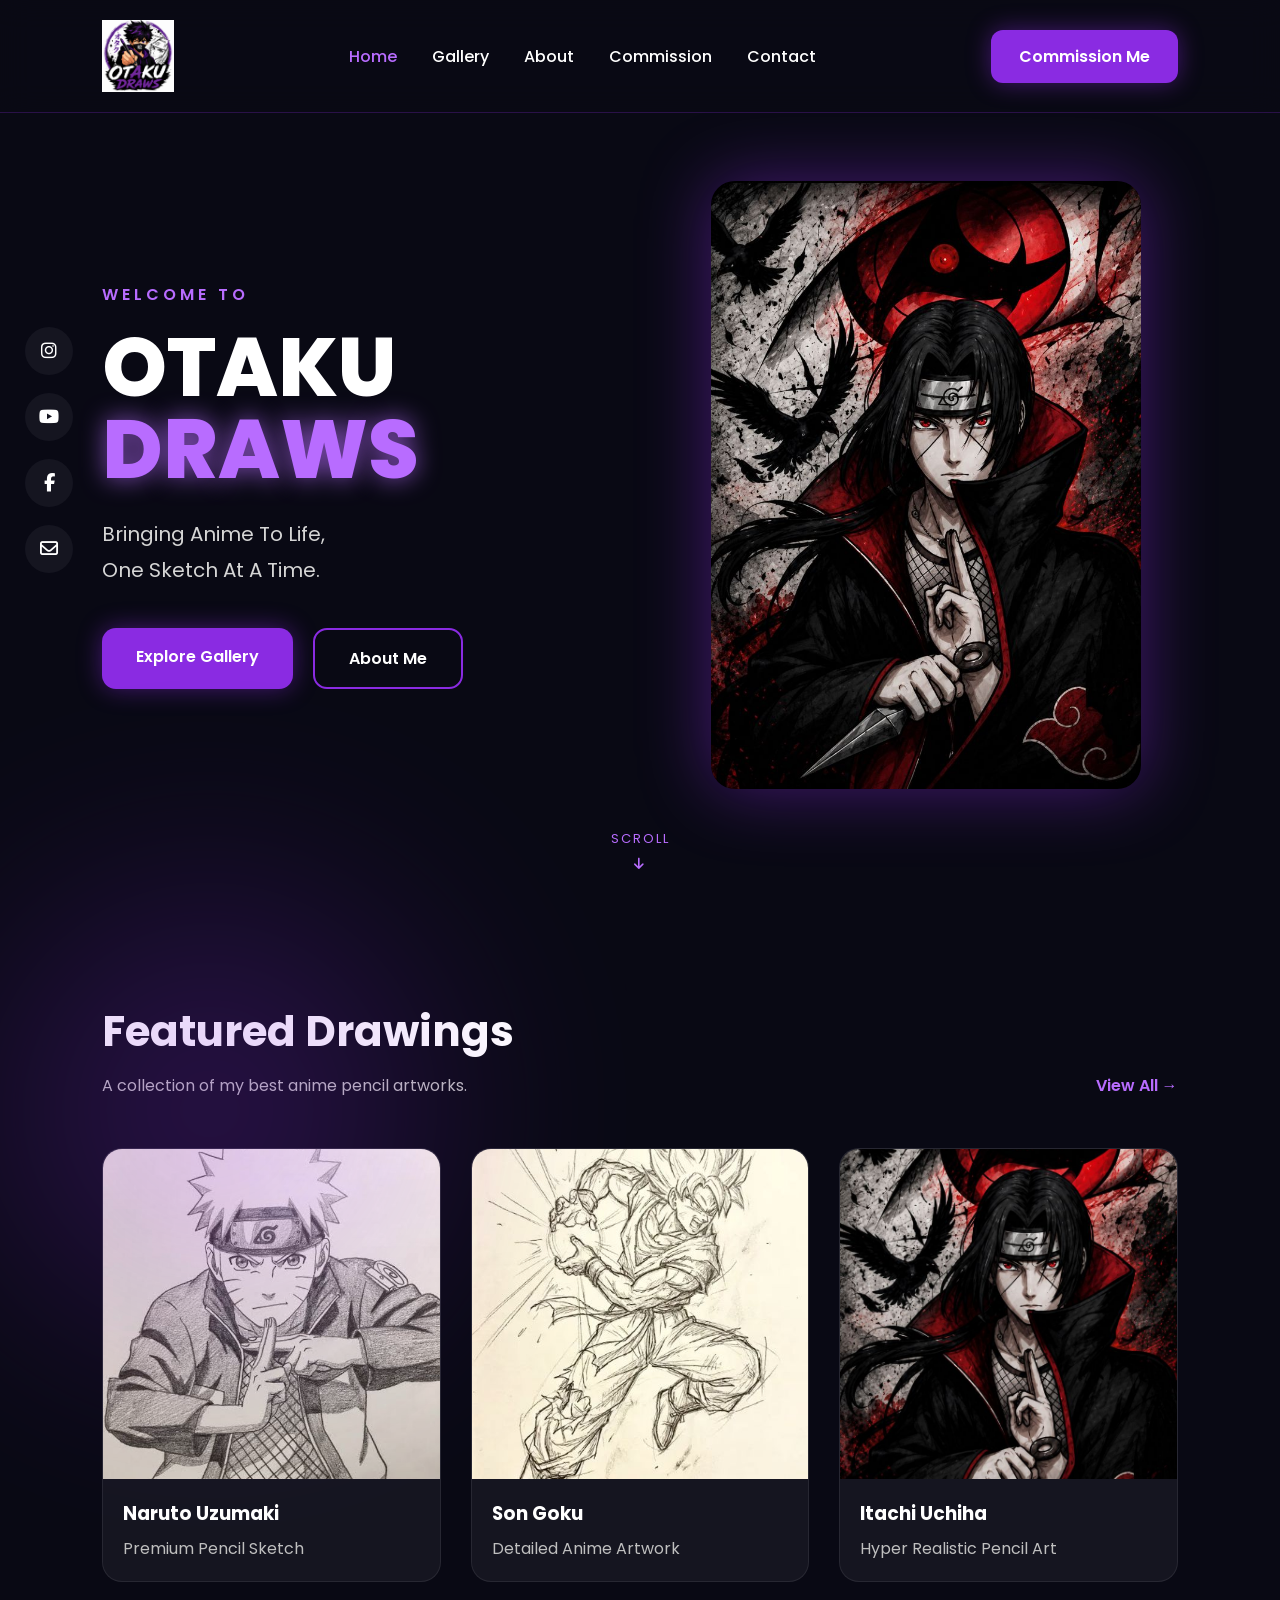
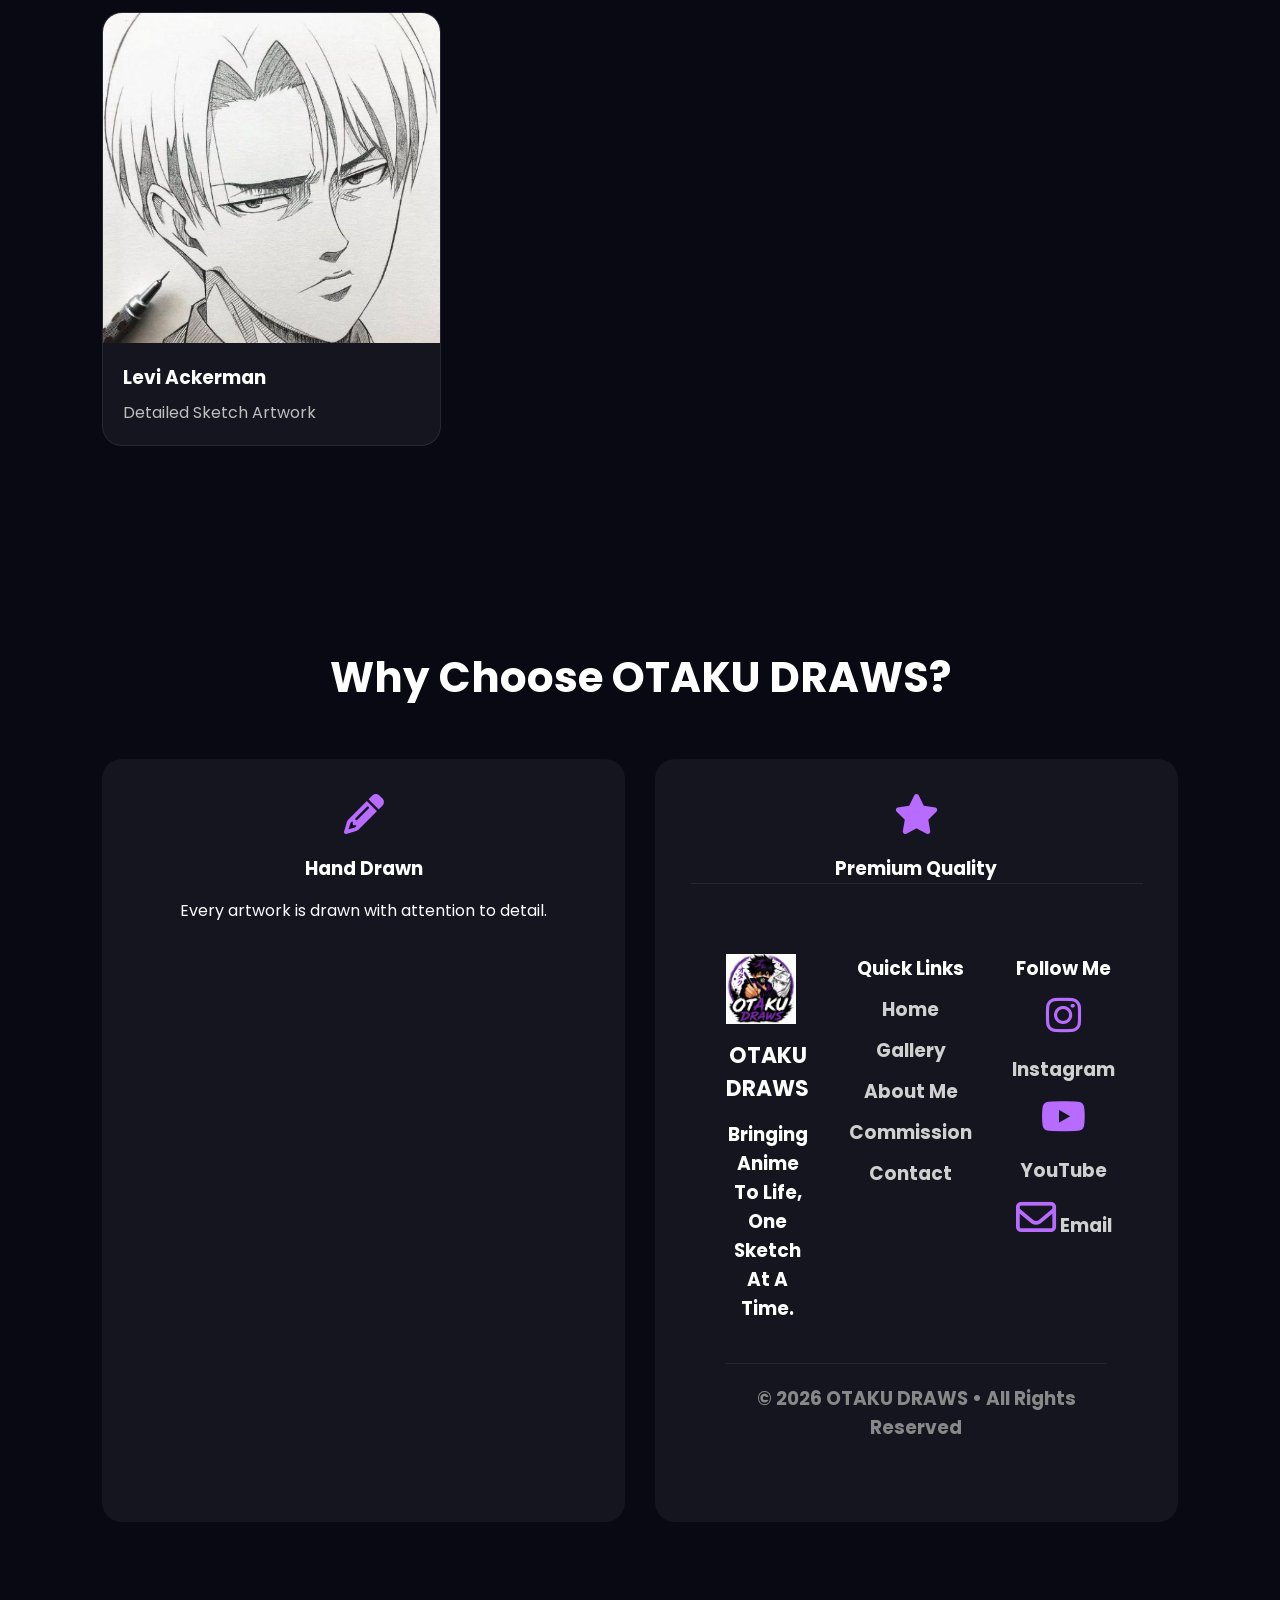
<file: index.html>
<!DOCTYPE html>
<html lang="en">

<head>

<meta charset="UTF-8">
<meta name="viewport" content="width=device-width, initial-scale=1.0">

<title>OTAKU DRAWS | Premium Anime Pencil Artist</title>

<link rel="stylesheet" href="style.css">

<link rel="preconnect" href="https://fonts.googleapis.com">

<link rel="preconnect" href="https://fonts.gstatic.com" crossorigin>

<link href="https://fonts.googleapis.com/css2?family=Poppins:wght@300;400;500;600;700;800&display=swap" rel="stylesheet">

<link rel="stylesheet"
href="https://cdnjs.cloudflare.com/ajax/libs/font-awesome/6.7.2/css/all.min.css">

</head>

<body>

<!-- =========================
HEADER
========================= -->

<header>

<nav class="navbar">

<a href="index.html" class="logo">

<img src="file_00000000de0871fa9b1689b9742ab590.png"
alt="OTAKU DRAWS Logo">

</a>

<ul class="nav-links">

<li><a class="active" href="index.html">Home</a></li>

<li><a href="gallery.html">Gallery</a></li>

<li><a href="about.html">About</a></li>

<li><a href="commissions.html">Commission</a></li>

<li><a href="contact.html">Contact</a></li>

</ul>

<a href="commissions.html" class="order-btn">

Commission Me

</a>

<div class="menu-btn">

<i class="fa-solid fa-bars"></i>

</div>

</nav>

</header>

<!-- =========================
HERO
========================= -->

<section class="hero">

<div class="hero-left">

<span class="welcome">

WELCOME TO

</span>

<h1>

OTAKU

<span>DRAWS</span>

</h1>

<p>

Bringing Anime To Life,<br>

One Sketch At A Time.

</p>

<div class="hero-buttons">

<a href="gallery.html" class="primary-btn">

Explore Gallery

</a>

<a href="about.html" class="secondary-btn">

About Me

</a>

</div>

</div>

<div class="hero-right">

<img src="Screenshot_20260708-202056.jpg"

class="hero-image"

alt="Itachi">

</div>

</section>
<!-- Left Social Icons -->

<div class="social-icons">

<a href="#"><i class="fab fa-instagram"></i></a>

<a href="#"><i class="fab fa-youtube"></i></a>

<a href="#"><i class="fab fa-facebook-f"></i></a>

<a href="#"><i class="far fa-envelope"></i></a>

</div>

<!-- Hero Background Effects -->

<div class="hero-glow"></div>

<div class="hero-circle"></div>

<div class="hero-particles">

<span></span>
<span></span>
<span></span>
<span></span>
<span></span>

</div>

<!-- Scroll Indicator -->

<div class="scroll-down">

<span>SCROLL</span>

<i class="fa-solid fa-arrow-down"></i>

</div>

<!-- =========================
FEATURED DRAWINGS
========================= -->

<section class="featured">

<div class="section-header">

<div>

<h2>Featured Drawings</h2>

<p>
A collection of my best anime pencil artworks.
</p>

</div>

<a href="gallery.html" class="view-all">

View All →

</a>

</div>

<div class="gallery-grid">

<div class="card">

<img src="Screenshot_20260709-160433.jpg" alt="Naruto">

<div class="card-content">

<h3>Naruto Uzumaki</h3>

<p>Premium Pencil Sketch</p>

</div>

</div>

<div class="card">

<img src="Screenshot_20260709-160550.jpg" alt="Goku">

<div class="card-content">

<h3>Son Goku</h3>

<p>Detailed Anime Artwork</p>

</div>

</div>
<div class="card">

<img src="Screenshot_20260708-202056.jpg" alt="Itachi">

<div class="card-content">

<h3>Itachi Uchiha</h3>

<p>Hyper Realistic Pencil Art</p>

</div>

</div>

<div class="card">

<img src="Screenshot_20260709-160643.jpg" alt="Levi">

<div class="card-content">

<h3>Levi Ackerman</h3>

<p>Detailed Sketch Artwork</p>

</div>

</div>

</div>

</section>

<!-- =========================
WHY CHOOSE OTAKU DRAWS
========================= -->

<section class="why">

<h2>Why Choose OTAKU DRAWS?</h2>

<div class="why-grid">

<div class="why-card">

<i class="fa-solid fa-pencil"></i>

<h3>Hand Drawn</h3>

<p>
Every artwork is drawn with attention to detail.
</p>

</div>

<div class="why-card">

<i class="fa-solid fa-star"></i>

<h3>Premium Quality</h
<!-- =========================
FOOTER
========================= -->

<footer>

<div class="footer-container">

<div class="footer-brand">

<img src="file_00000000de0871fa9b1689b9742ab590.png" alt="OTAKU DRAWS Logo">

<h3>OTAKU DRAWS</h3>

<p>
Bringing Anime To Life, One Sketch At A Time.
</p>

</div>

<div class="footer-links">

<h4>Quick Links</h4>

<a href="index.html">Home</a>

<a href="gallery.html">Gallery</a>

<a href="about.html">About Me</a>

<a href="commissions.html">Commission</a>

<a href="contact.html">Contact</a>

</div>

<div class="footer-social">

<h4>Follow Me</h4>

<a href="#"><i class="fab fa-instagram"></i> Instagram</a>

<a href="#"><i class="fab fa-youtube"></i> YouTube</a>

<a href="#"><i class="far fa-envelope"></i> Email</a>

</div>

</div>

<div class="copyright">

© 2026 OTAKU DRAWS • All Rights Reserved

</div>

</footer>

<script src="script.js"></script>

</body>

</html>
</file>
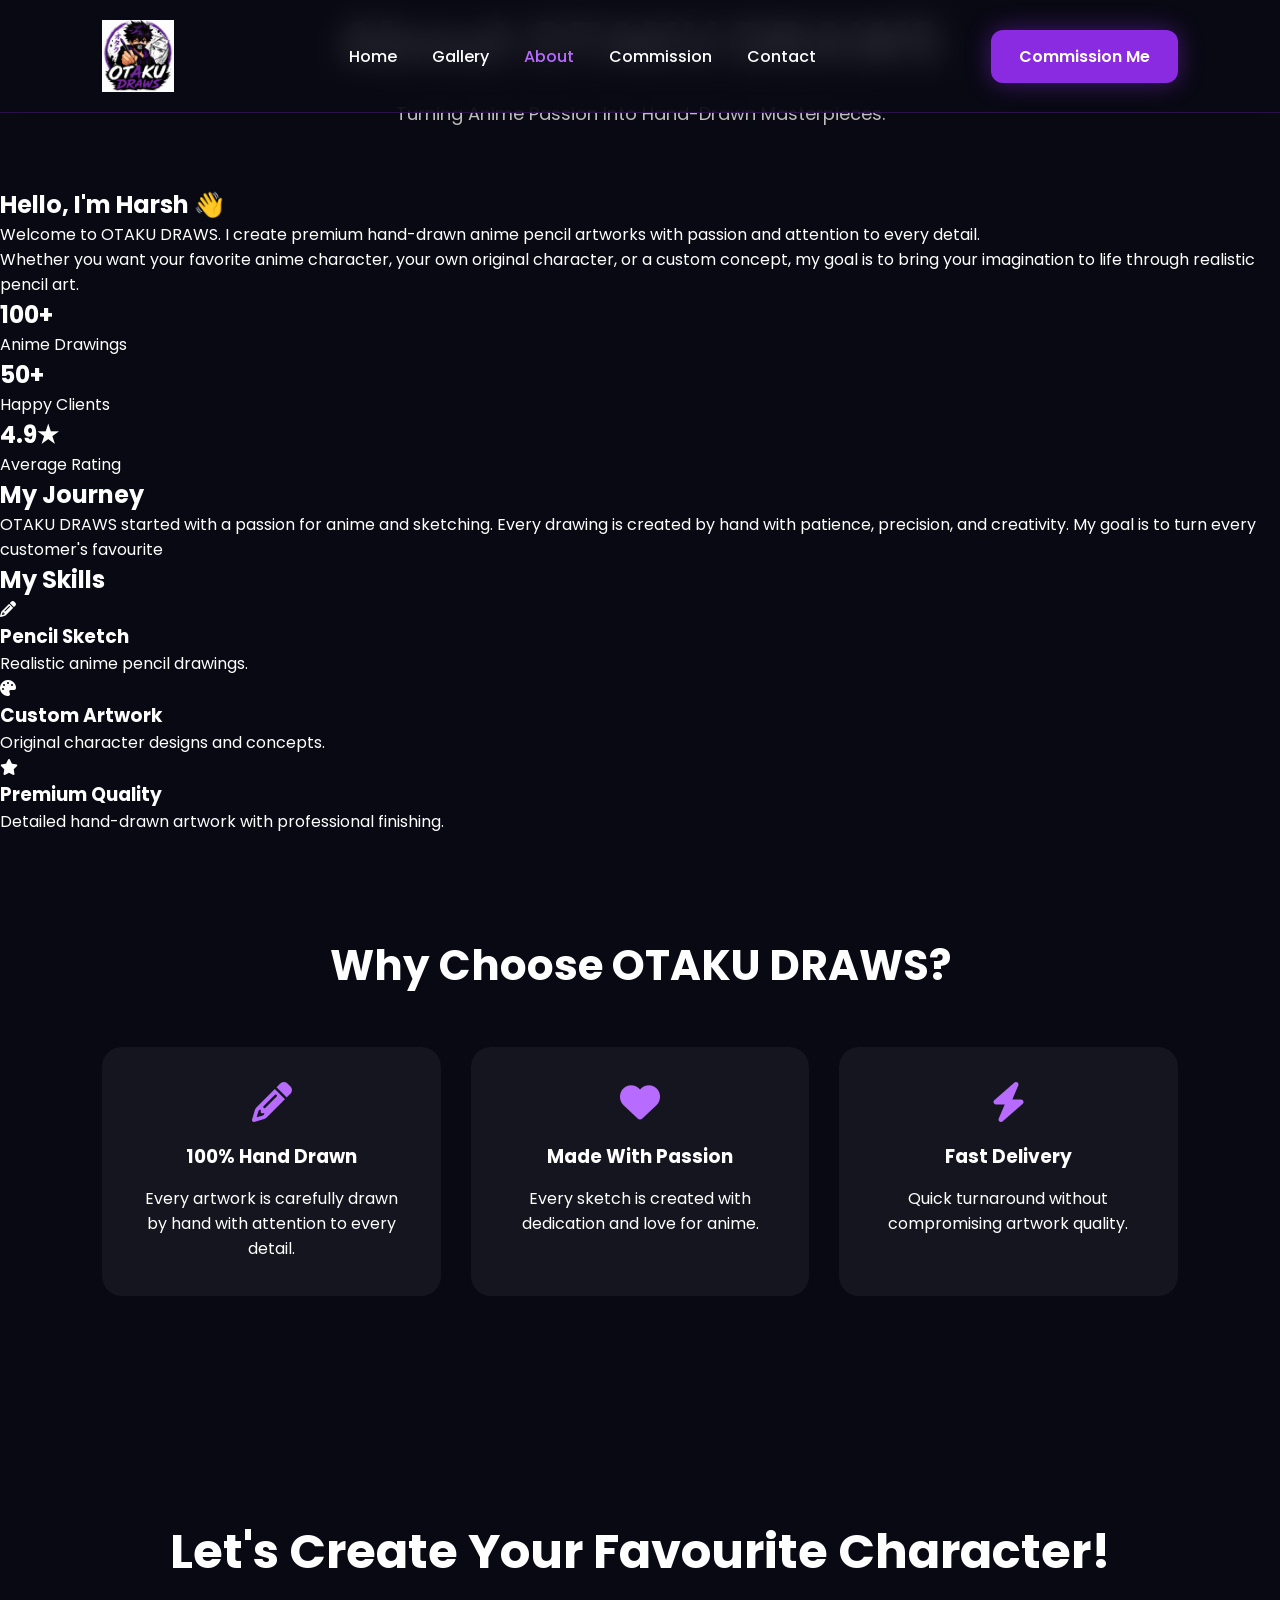
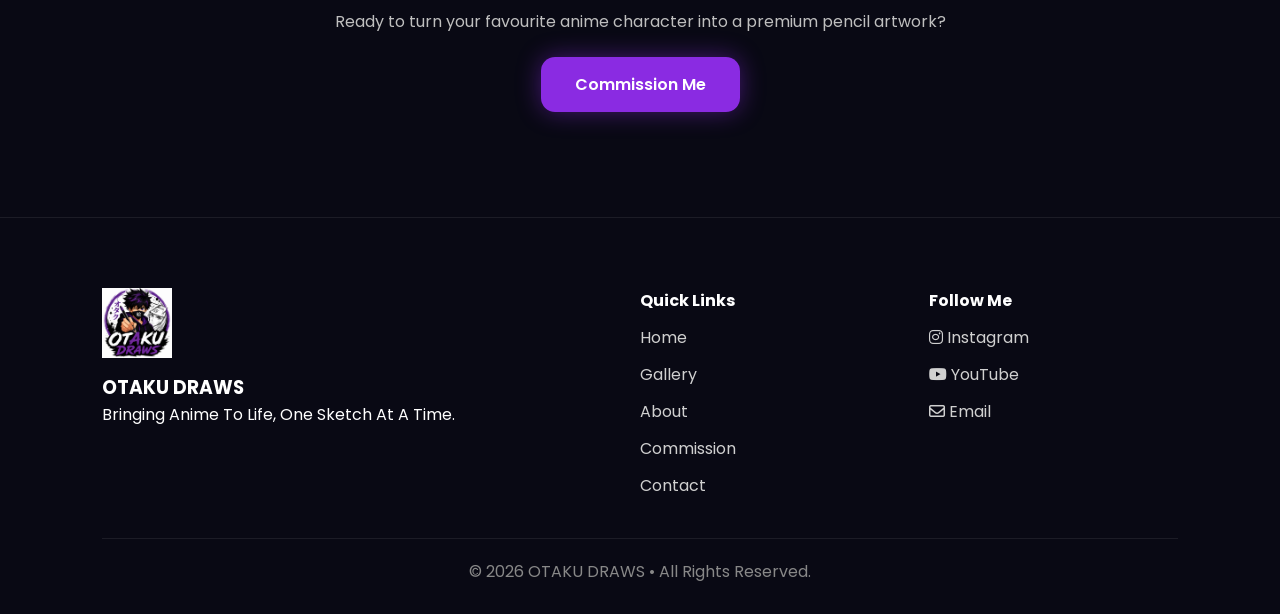
<file: about.html>
<!DOCTYPE html>
<html lang="en">

<head>

<meta charset="UTF-8">
<meta name="viewport" content="width=device-width, initial-scale=1.0">

<title>About | OTAKU DRAWS</title>

<link rel="stylesheet" href="style.css">

<link href="https://fonts.googleapis.com/css2?family=Poppins:wght@300;400;500;600;700;800&display=swap" rel="stylesheet">

<link rel="stylesheet"
href="https://cdnjs.cloudflare.com/ajax/libs/font-awesome/6.7.2/css/all.min.css">

</head>

<body>

<header>

<nav class="navbar">

<a href="index.html" class="logo">

<img src="file_00000000de0871fa9b1689b9742ab590.png" alt="OTAKU DRAWS Logo">

</a>

<ul class="nav-links">

<li><a href="index.html">Home</a></li>

<li><a href="gallery.html">Gallery</a></li>

<li><a class="active" href="about.html">About</a></li>

<li><a href="commissions.html">Commission</a></li>

<li><a href="contact.html">Contact</a></li>

</ul>

<a href="commissions.html" class="order-btn">

Commission Me

</a>

<div class="menu-btn">

<i class="fa-solid fa-bars"></i>

</div>

</nav>

</header>

<section class="about-page">

<div class="page-title">

<h1>About OTAKU DRAWS</h1>

<p>

Turning Anime Passion Into Hand-Drawn Masterpieces.

</p>

</div>

<div class="about-content">

<div class="about-text">

<h2>Hello, I'm Harsh 👋</h2>

<p>

Welcome to OTAKU DRAWS.

I create premium hand-drawn anime pencil artworks with passion and attention to every detail.

</p>

<p>

Whether you want your favorite anime character, your own original character, or a custom concept, my goal is to bring your imagination to life through realistic pencil art.

</p>

</div>
<div class="about-stats">

<div class="stat-card">

<h2>100+</h2>

<p>Anime Drawings</p>

</div>

<div class="stat-card">

<h2>50+</h2>

<p>Happy Clients</p>

</div>

<div class="stat-card">

<h2>4.9★</h2>

<p>Average Rating</p>

</div>

</div>

</div>

</section>

<!-- =========================
MY JOURNEY
========================= -->

<section class="journey">

<h2>My Journey</h2>

<p>

OTAKU DRAWS started with a passion for anime and sketching. Every drawing is created by hand with patience, precision, and creativity. My goal is to turn every customer's favourite</p>

</section>

<!-- =========================
MY SKILLS
========================= -->

<section class="skills">

<h2>My Skills</h2>

<div class="skills-grid">

<div class="skill-card">

<i class="fa-solid fa-pencil"></i>

<h3>Pencil Sketch</h3>

<p>Realistic anime pencil drawings.</p>

</div>

<div class="skill-card">

<i class="fa-solid fa-palette"></i>

<h3>Custom Artwork</h3>

<p>Original character designs and concepts.</p>

</div>

<div class="skill-card">

<i class="fa-solid fa-star"></i>

<h3>Premium Quality</h3>

<p>Detailed hand-drawn artwork with professional finishing.</p>

</div>

</div>

</section>
<!-- =========================
WHY CHOOSE OTAKU DRAWS
========================= -->

<section class="why">

<h2>Why Choose OTAKU DRAWS?</h2>

<div class="why-grid">

<div class="why-card">

<i class="fa-solid fa-pencil"></i>

<h3>100% Hand Drawn</h3>

<p>
Every artwork is carefully drawn by hand with attention to every detail.
</p>

</div>

<div class="why-card">

<i class="fa-solid fa-heart"></i>

<h3>Made With Passion</h3>

<p>
Every sketch is created with dedication and love for anime.
</p>

</div>

<div class="why-card">

<i class="fa-solid fa-bolt"></i>

<h3>Fast Delivery</h3>

<p>
Quick turnaround without compromising artwork quality.
</p>

</div>

</div>

</section>

<!-- =========================
CALL TO ACTION
========================= -->

<section class="cta">

<h2>Let's Create Your Favourite Character!</h2>

<p>

Ready to turn your favourite anime character into a premium pencil artwork?

</p>

<a href="commissions.html" class="primary-btn">

Commission Me

</a>

</section>

<!-- =========================
FOOTER
========================= -->

<footer>

<div class="footer-container">

<div class="footer-brand">

<img src="file_00000000de0871fa9b1689b9742ab590.png" alt="OTAKU DRAWS Logo">

<h3>OTAKU DRAWS</h3>

<p>Bringing Anime To Life, One Sketch At A Time.</p>

</div>

<div class="footer-links">

<h4>Quick Links</h4>

<a href="index.html">Home</a>
<a href="gallery.html">Gallery</a>
<a href="about.html">About</a>
<a href="commissions.html">Commission</a>
<a href="contact.html">Contact</a>

</div>

<div class="footer-social">

<h4>Follow Me</h4>

<a href="#"><i class="fab fa-instagram"></i> Instagram</a>
<a href="#"><i class="fab fa-youtube"></i> YouTube</a>
<a href="#"><i class="far fa-envelope"></i> Email</a>

</div>

</div>

<div class="copyright">

© 2026 OTAKU DRAWS • All Rights Reserved.

</div>

</footer>

<script src="script.js"></script>

</body>
</html>
</file>
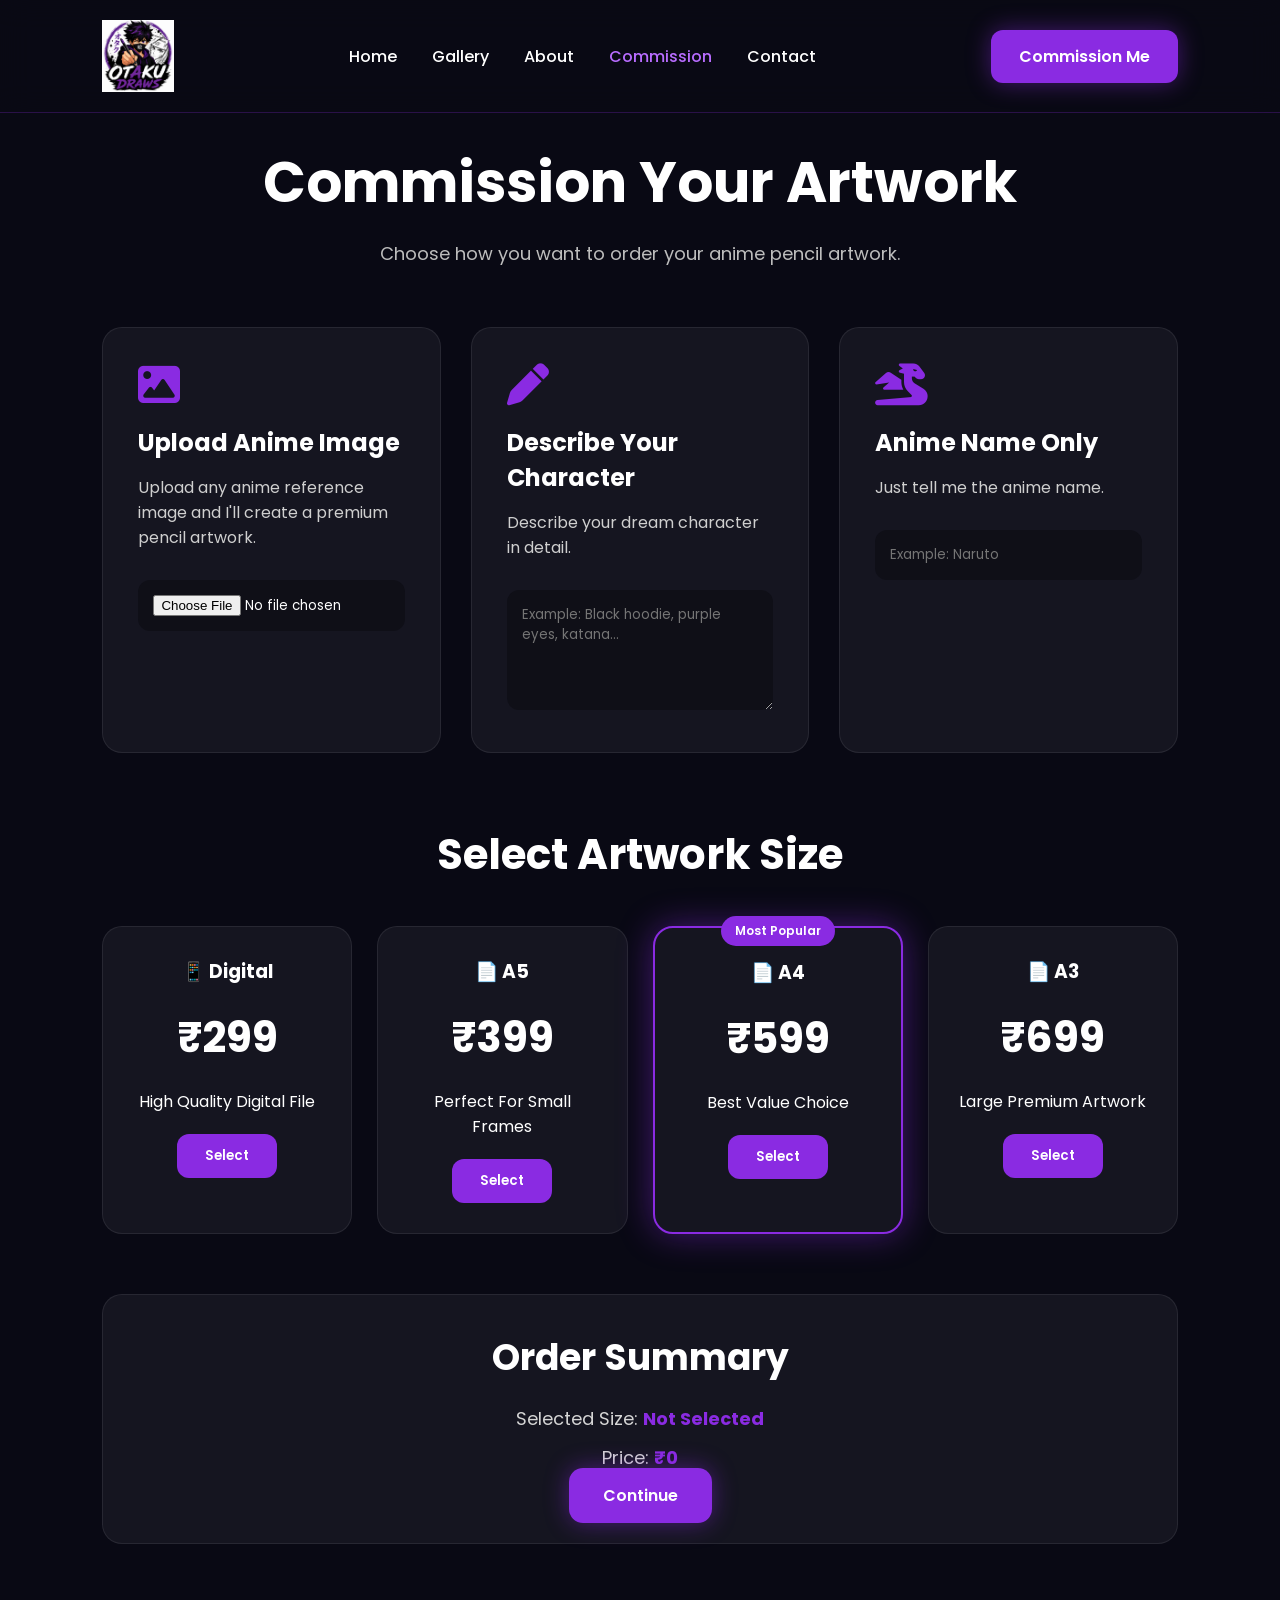
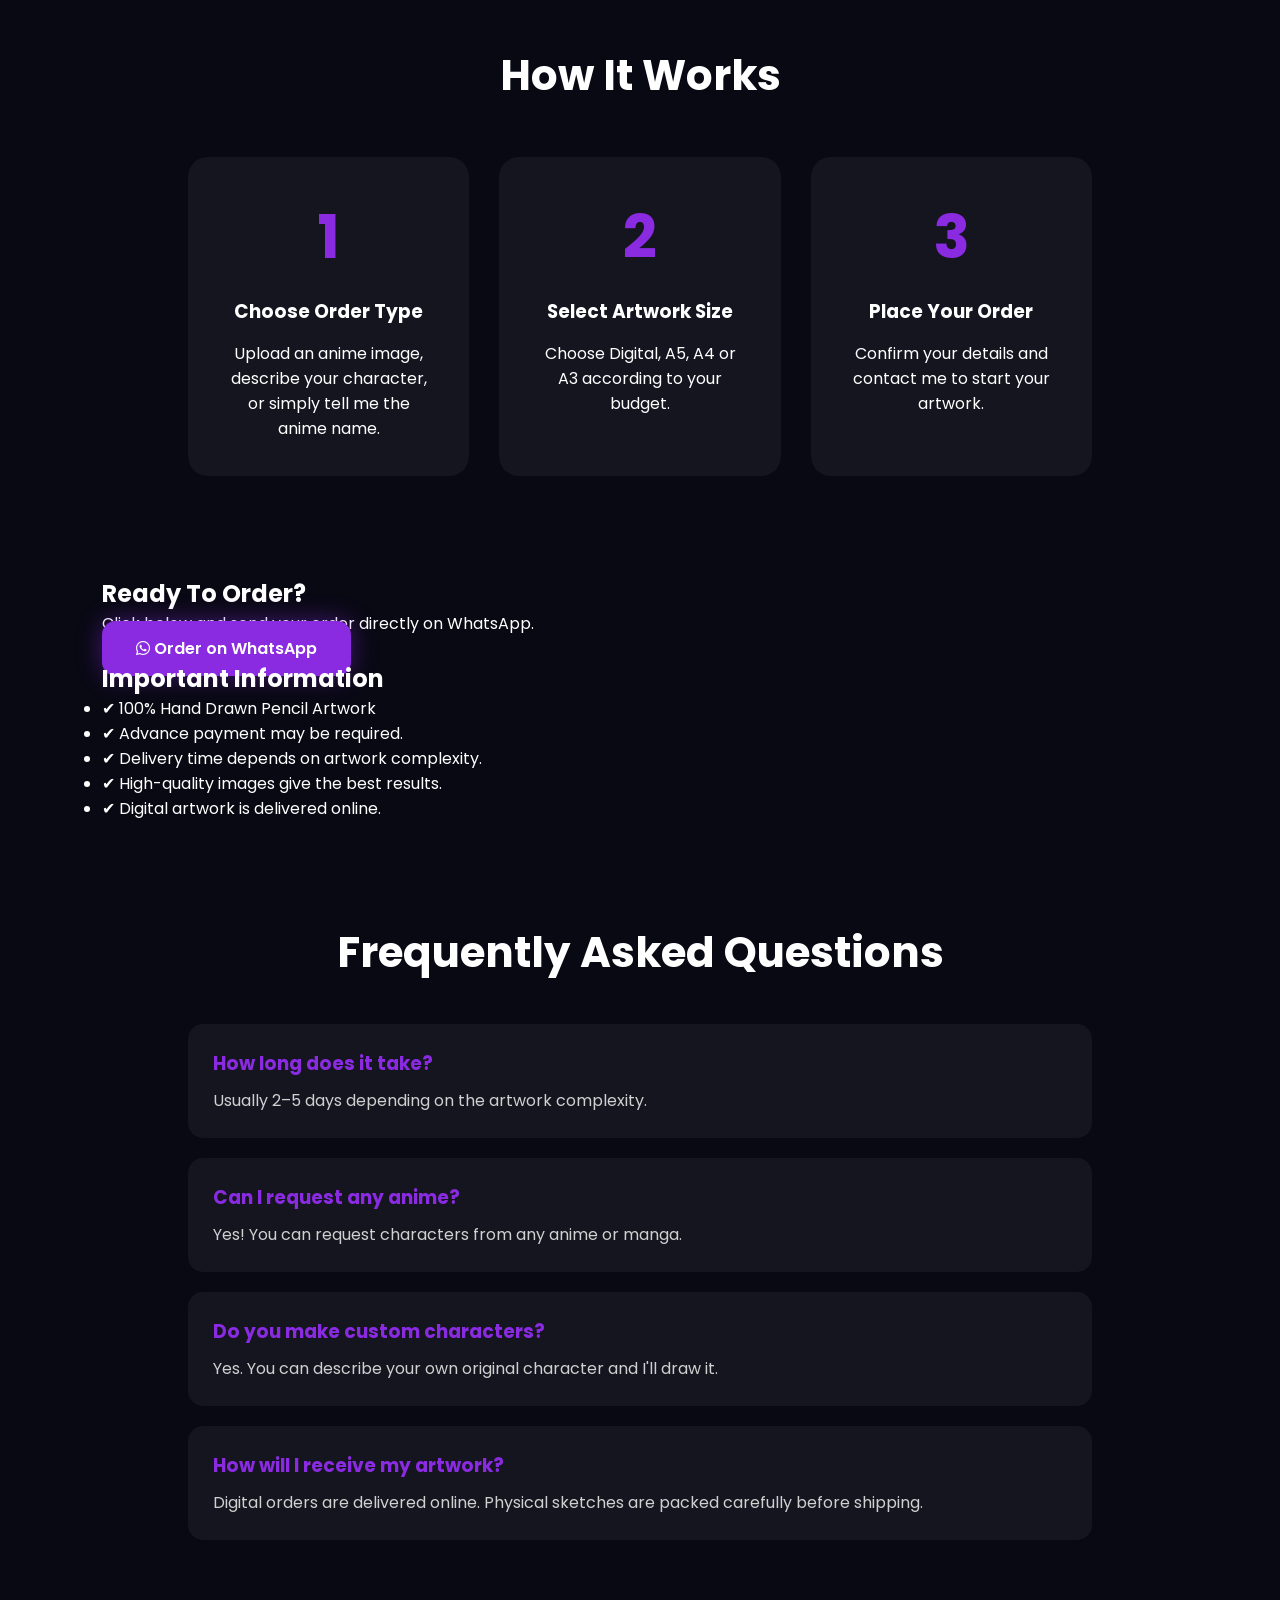
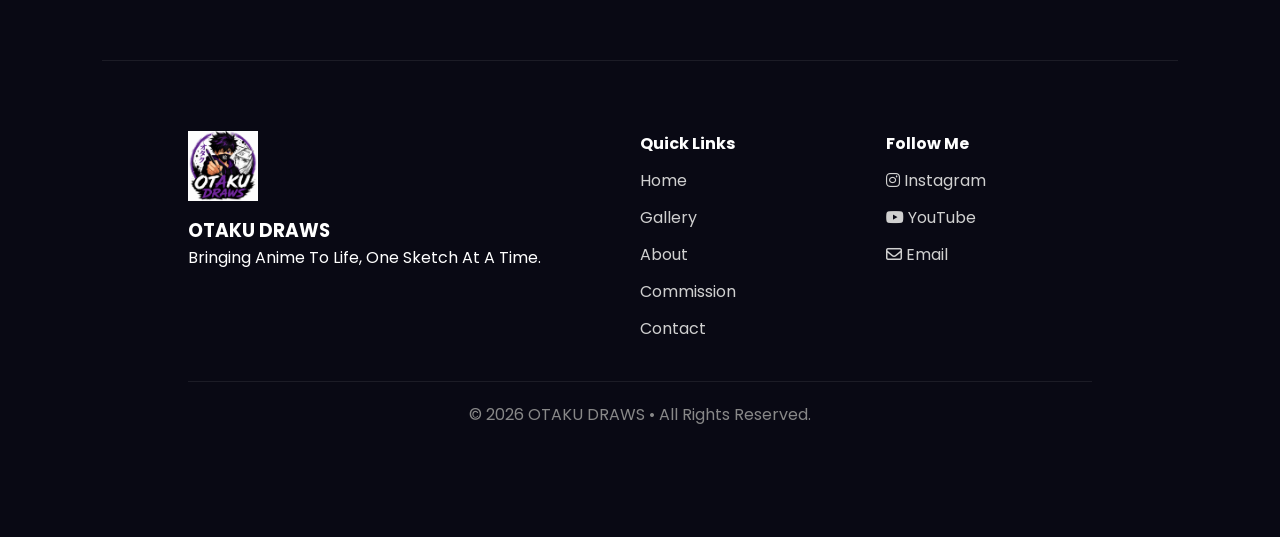
<file: commissions.html>
<!DOCTYPE html>
<html lang="en">

<head>

<meta charset="UTF-8">
<meta name="viewport" content="width=device-width, initial-scale=1.0">

<title>Commission | OTAKU DRAWS</title>

<link rel="stylesheet" href="style.css">

<link href="https://fonts.googleapis.com/css2?family=Poppins:wght@300;400;500;600;700;800&display=swap" rel="stylesheet">

<link rel="stylesheet"
href="https://cdnjs.cloudflare.com/ajax/libs/font-awesome/6.7.2/css/all.min.css">

</head>

<body>

<header>

<nav class="navbar">

<a href="index.html" class="logo">

<img src="file_00000000de0871fa9b1689b9742ab590.png" alt="OTAKU DRAWS">

</a>

<ul class="nav-links">

<li><a href="index.html">Home</a></li>

<li><a href="gallery.html">Gallery</a></li>

<li><a href="about.html">About</a></li>

<li><a class="active" href="commissions.html">Commission</a></li>

<li><a href="contact.html">Contact</a></li>

</ul>

<a href="#" class="order-btn">

Commission Me

</a>

<div class="menu-btn">

<i class="fa-solid fa-bars"></i>

</div>

</nav>

</header>

<section class="commission-page">

<div class="page-title">

<h1>Commission Your Artwork</h1>

<p>

Choose how you want to order your anime pencil artwork.

</p>

</div>

<div class="order-options">

<div class="option-card">

<i class="fa-solid fa-image"></i>

<h2>Upload Anime Image</h2>

<p>

Upload any anime reference image and I'll create a premium pencil artwork.

</p>

<input type="file">

</div>

<div class="option-card">

<i class="fa-solid fa-pen"></i>

<h2>Describe Your Character</h2>

<p>

Describe your dream character in detail.

</p>

<textarea placeholder="Example: Black hoodie, purple eyes, katana..."></textarea>

</div>

<div class="option-card">

<i class="fa-solid fa-dragon"></i>

<h2>Anime Name Only</h2>

<p>

Just tell me the anime name.

</p>

<input type="text" placeholder="Example: Naruto">

</div>

</div>
<!-- =========================
SELECT SIZE
========================= -->

<div class="price-section">

<h2>Select Artwork Size</h2>

<div class="price-grid">

<div class="price-card">

<h3>📱 Digital</h3>

<h1>₹299</h1>

<p>High Quality Digital File</p>

<button>Select</button>

</div>

<div class="price-card">

<h3>📄 A5</h3>

<h1>₹399</h1>

<p>Perfect For Small Frames</p>

<button>Select</button>

</div>

<div class="price-card popular">

<span class="badge">

Most Popular

</span>

<h3>📄 A4</h3>

<h1>₹599</h1>

<p>Best Value Choice</p>

<button>Select</button>

</div>

<div class="price-card">

<h3>📄 A3</h3>

<h1>₹699</h1>

<p>Large Premium Artwork</p>

<button>Select</button>

</div>

</div>

</div>

<!-- =========================
ORDER SUMMARY
========================= -->

<div class="order-summary">

<h2>Order Summary</h2>

<p>

Selected Size:
<strong>Not Selected</strong>

</p>

<p>

Price:
<strong>₹0</strong>

</p>

<a href="#" class="primary-btn">

Continue

</a>

</div>
<!-- =========================
ORDER PROCESS
========================= -->

<section class="order-process">

<h2>How It Works</h2>

<div class="process-grid">

<div class="process-card">

<h1>1</h1>

<h3>Choose Order Type</h3>

<p>
Upload an anime image, describe your character, or simply tell me the anime name.
</p>

</div>

<div class="process-card">

<h1>2</h1>

<h3>Select Artwork Size</h3>

<p>
Choose Digital, A5, A4 or A3 according to your budget.
</p>

</div>

<div class="process-card">

<h1>3</h1>

<h3>Place Your Order</h3>

<p>
Confirm your details and contact me to start your artwork.
</p>

</div>

</div>

</section>

<!-- =========================
ORDER NOW
========================= -->

<section class="commission-cta">

<h2>Ready To Order?</h2>

<p>

Click below and send your order directly on WhatsApp.

</p>

<a href="#" class="primary-btn">

<i class="fab fa-whatsapp"></i>

Order on WhatsApp

</a>

</section>

<!-- =========================
IMPORTANT NOTE
========================= -->

<section class="important-note">

<h2>Important Information</h2>

<ul>

<li>✔ 100% Hand Drawn Pencil Artwork</li>

<li>✔ Advance payment may be required.</li>

<li>✔ Delivery time depends on artwork complexity.</li>

<li>✔ High-quality images give the best results.</li>

<li>✔ Digital artwork is delivered online.</li>

</ul>

</section>
<!-- =========================
FAQ
========================= -->

<section class="faq">

<h2>Frequently Asked Questions</h2>

<div class="faq-item">

<h3>How long does it take?</h3>

<p>Usually 2–5 days depending on the artwork complexity.</p>

</div>

<div class="faq-item">

<h3>Can I request any anime?</h3>

<p>Yes! You can request characters from any anime or manga.</p>

</div>

<div class="faq-item">

<h3>Do you make custom characters?</h3>

<p>Yes. You can describe your own original character and I'll draw it.</p>

</div>

<div class="faq-item">

<h3>How will I receive my artwork?</h3>

<p>Digital orders are delivered online. Physical sketches are packed carefully before shipping.</p>

</div>

</section>

<!-- =========================
FOOTER
========================= -->

<footer>

<div class="footer-container">

<div class="footer-brand">

<img src="file_00000000de0871fa9b1689b9742ab590.png" alt="OTAKU DRAWS Logo">

<h3>OTAKU DRAWS</h3>

<p>Bringing Anime To Life, One Sketch At A Time.</p>

</div>

<div class="footer-links">

<h4>Quick Links</h4>

<a href="index.html">Home</a>

<a href="gallery.html">Gallery</a>

<a href="about.html">About</a>

<a href="commissions.html">Commission</a>

<a href="contact.html">Contact</a>

</div>

<div class="footer-social">

<h4>Follow Me</h4>

<a href="#"><i class="fab fa-instagram"></i> Instagram</a>

<a href="#"><i class="fab fa-youtube"></i> YouTube</a>

<a href="#"><i class="far fa-envelope"></i> Email</a>

</div>

</div>

<div class="copyright">

© 2026 OTAKU DRAWS • All Rights Reserved.

</div>

</footer>

<script src="script.js"></script>

</body>

</html>
</file>
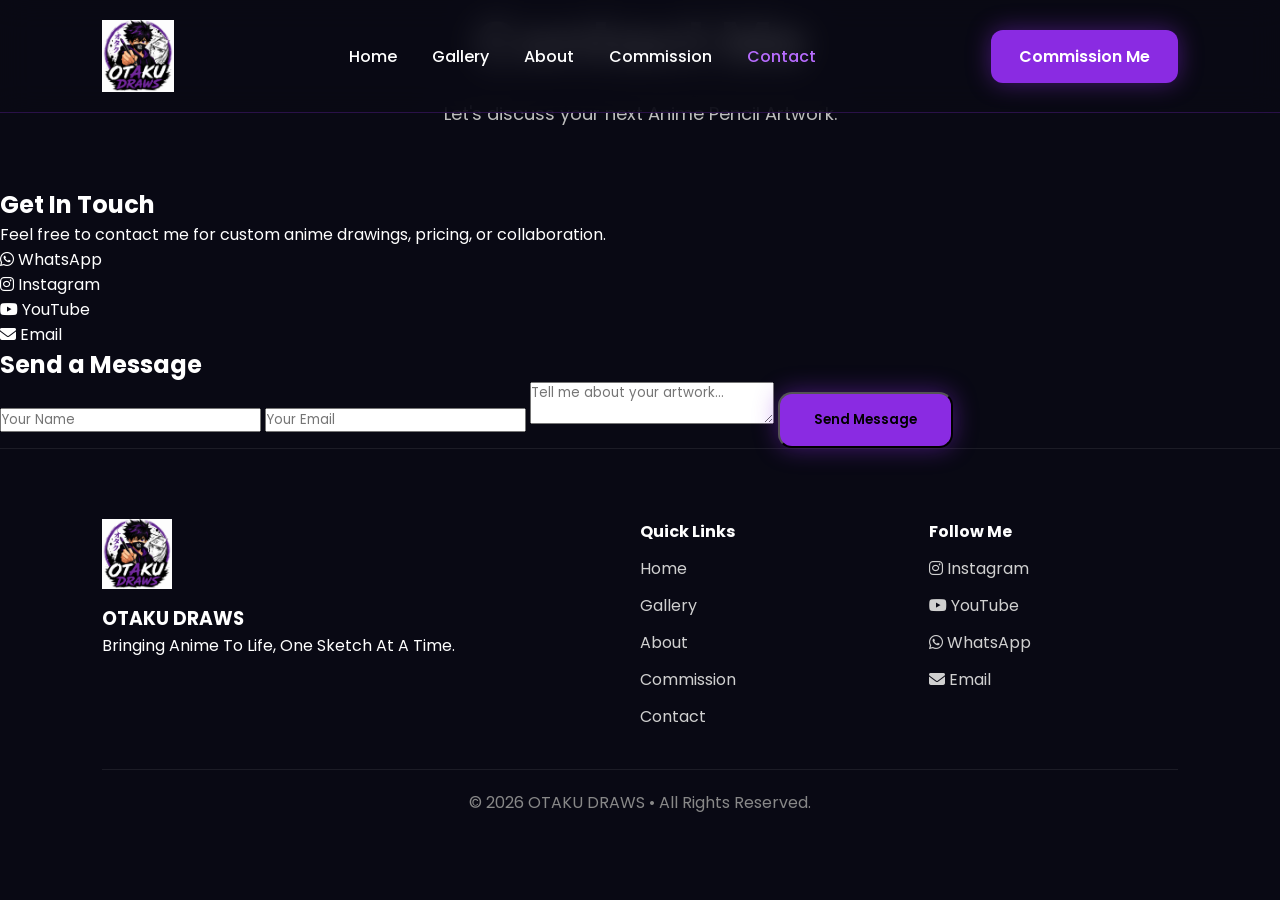
<file: contact.html>
<!DOCTYPE html>
<html lang="en">

<head>

<meta charset="UTF-8">
<meta name="viewport" content="width=device-width, initial-scale=1.0">

<title>Contact | OTAKU DRAWS</title>

<link rel="stylesheet" href="style.css">

<link href="https://fonts.googleapis.com/css2?family=Poppins:wght@300;400;500;600;700;800&display=swap" rel="stylesheet">

<link rel="stylesheet"
href="https://cdnjs.cloudflare.com/ajax/libs/font-awesome/6.7.2/css/all.min.css">

</head>

<body>

<header>

<nav class="navbar">

<a href="index.html" class="logo">

<img src="file_00000000de0871fa9b1689b9742ab590.png" alt="OTAKU DRAWS">

</a>

<ul class="nav-links">

<li><a href="index.html">Home</a></li>

<li><a href="gallery.html">Gallery</a></li>

<li><a href="about.html">About</a></li>

<li><a href="commissions.html">Commission</a></li>

<li><a class="active" href="contact.html">Contact</a></li>

</ul>

<a href="commissions.html" class="order-btn">

Commission Me

</a>

<div class="menu-btn">

<i class="fa-solid fa-bars"></i>

</div>

</nav>

</header>

<section class="contact-page">

<div class="page-title">

<h1>Contact Me</h1>

<p>

Let's discuss your next Anime Pencil Artwork.

</p>

</div>

<div class="contact-grid">

<div class="contact-info">

<h2>Get In Touch</h2>

<p>

Feel free to contact me for custom anime drawings, pricing, or collaboration.

</p>

<div class="contact-item">

<i class="fab fa-whatsapp"></i>

<span>WhatsApp</span>

</div>

<div class="contact-item">

<i class="fab fa-instagram"></i>

<span>Instagram</span>

</div>

<div class="contact-item">

<i class="fab fa-youtube"></i>

<span>YouTube</span>

</div>

<div class="contact-item">

<i class="fas fa-envelope"></i>

<span>Email</span>

</div>

</div>

<div class="contact-form">

<h2>Send a Message</h2>

<form>

<input type="text" placeholder="Your Name">

<input type="email" placeholder="Your Email">

<textarea placeholder="Tell me about your artwork..."></textarea>

<button class="primary-btn">

Send Message

</button>

</form>

</div>

</div>

</section>
<!-- =========================
FOOTER
========================= -->

<footer>

<div class="footer-container">

<div class="footer-brand">

<img src="file_00000000de0871fa9b1689b9742ab590.png" alt="OTAKU DRAWS Logo">

<h3>OTAKU DRAWS</h3>

<p>
Bringing Anime To Life, One Sketch At A Time.
</p>

</div>

<div class="footer-links">

<h4>Quick Links</h4>

<a href="index.html">Home</a>
<a href="gallery.html">Gallery</a>
<a href="about.html">About</a>
<a href="commissions.html">Commission</a>
<a href="contact.html">Contact</a>

</div>

<div class="footer-social">

<h4>Follow Me</h4>

<a href="#"><i class="fab fa-instagram"></i> Instagram</a>
<a href="#"><i class="fab fa-youtube"></i> YouTube</a>
<a href="#"><i class="fab fa-whatsapp"></i> WhatsApp</a>
<a href="#"><i class="fas fa-envelope"></i> Email</a>

</div>

</div>

<div class="copyright">

© 2026 OTAKU DRAWS • All Rights Reserved.

</div>

</footer>

<script src="script.js"></script>

</body>
</html>
</file>
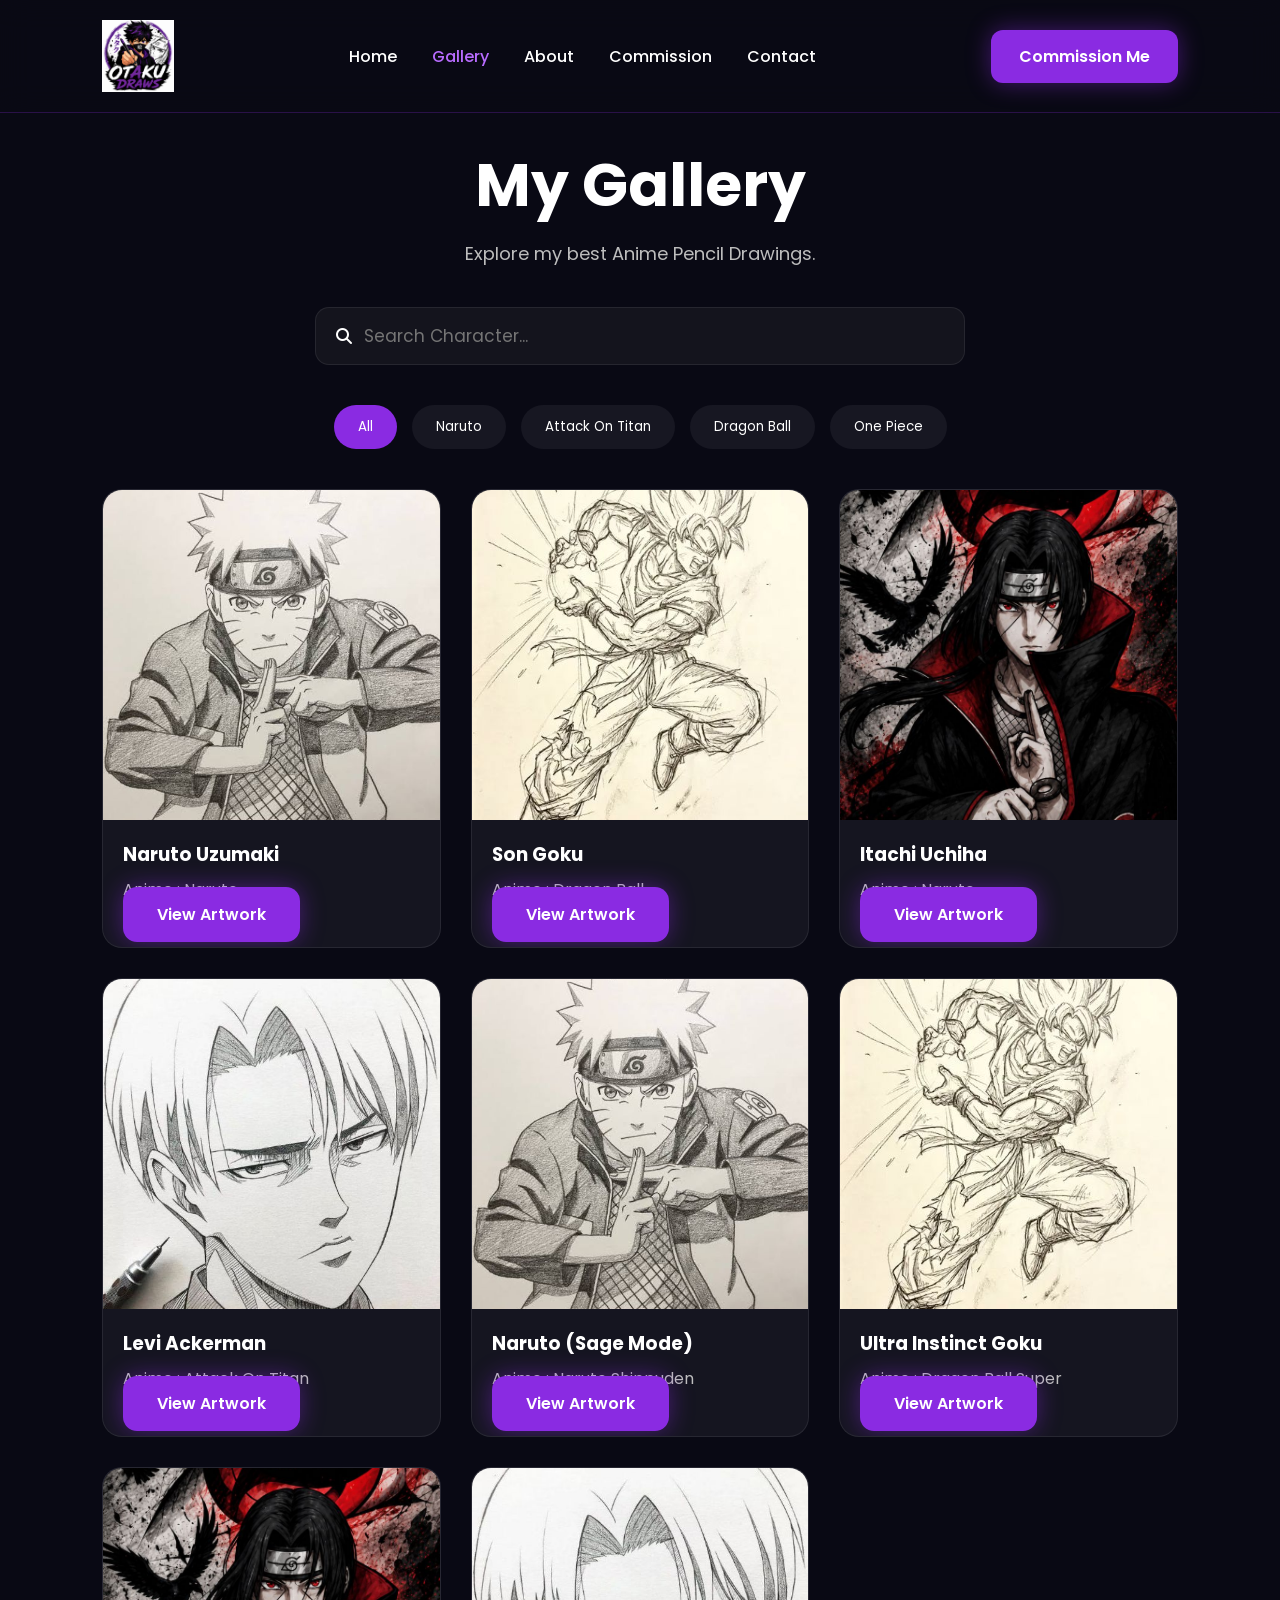
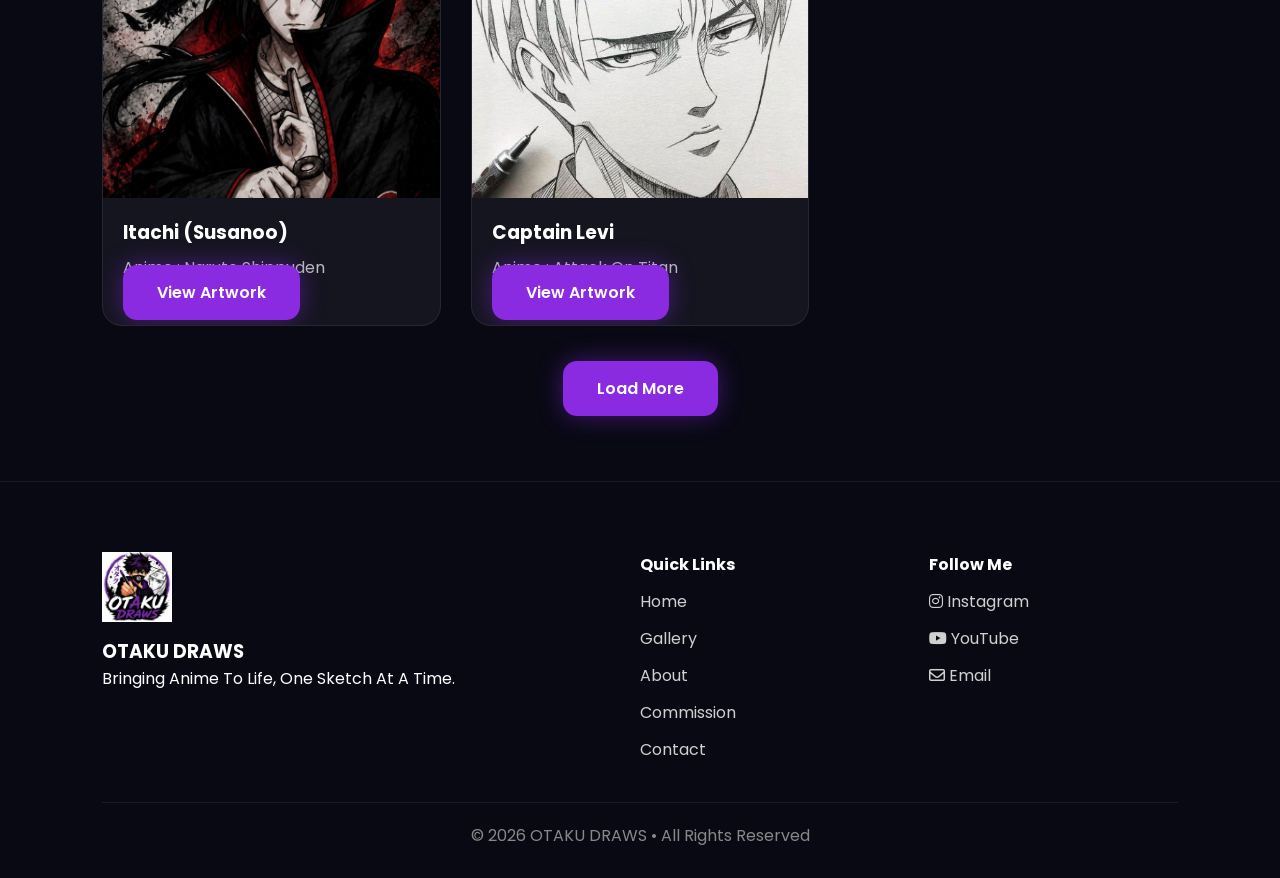
<file: gallery.html>
<!DOCTYPE html>
<html lang="en">

<head>

<meta charset="UTF-8">
<meta name="viewport" content="width=device-width, initial-scale=1.0">

<title>Gallery | OTAKU DRAWS</title>

<link rel="stylesheet" href="style.css">

<link rel="preconnect" href="https://fonts.googleapis.com">

<link rel="preconnect" href="https://fonts.gstatic.com" crossorigin>

<link href="https://fonts.googleapis.com/css2?family=Poppins:wght@300;400;500;600;700;800&display=swap" rel="stylesheet">

<link rel="stylesheet"
href="https://cdnjs.cloudflare.com/ajax/libs/font-awesome/6.7.2/css/all.min.css">

</head>

<body>

<header>

<nav class="navbar">

<a href="index.html" class="logo">

<img src="file_00000000de0871fa9b1689b9742ab590.png" alt="OTAKU DRAWS">

</a>

<ul class="nav-links">

<li><a href="index.html">Home</a></li>

<li><a class="active" href="gallery.html">Gallery</a></li>

<li><a href="about.html">About</a></li>

<li><a href="commissions.html">Commission</a></li>

<li><a href="contact.html">Contact</a></li>

</ul>

<a href="commissions.html" class="order-btn">

Commission Me

</a>

<div class="menu-btn">

<i class="fa-solid fa-bars"></i>

</div>

</nav>

</header>

<section class="gallery-page">

<div class="gallery-title">

<h1>My Gallery</h1>

<p>

Explore my best Anime Pencil Drawings.

</p>

</div>

<div class="search-box">

<i class="fa-solid fa-magnifying-glass"></i>

<input type="text"

placeholder="Search Character...">

</div>

<div class="category-buttons">

<button class="active">All</button>

<button>Naruto</button>

<button>Attack On Titan</button>

<button>Dragon Ball</button>

<button>One Piece</button>

</div>

<div class="gallery-grid">
<div class="card">

<img src="Screenshot_20260709-160433.jpg" alt="Naruto">

<div class="card-content">

<h3>Naruto Uzumaki</h3>

<p>Anime : Naruto</p>

<a href="#" class="primary-btn">

View Artwork

</a>

</div>

</div>

<div class="card">

<img src="Screenshot_20260709-160550.jpg" alt="Goku">

<div class="card-content">

<h3>Son Goku</h3>

<p>Anime : Dragon Ball</p>

<a href="#" class="primary-btn">

View Artwork

</a>

</div>

</div>

<div class="card">

<img src="Screenshot_20260708-202056.jpg" alt="Itachi">

<div class="card-content">

<h3>Itachi Uchiha</h3>

<p>Anime : Naruto</p>

<a href="#" class="primary-btn">

View Artwork

</a>

</div>

</div>

<div class="card">

<img src="Screenshot_20260709-160643.jpg" alt="Levi">

<div class="card-content">

<h3>Levi Ackerman</h3>

<p>Anime : Attack On Titan</p>

<a href="#" class="primary-btn">

View Artwork

</a>

</div>

</div>
<div class="card">

<img src="Screenshot_20260709-160433.jpg" alt="Naruto Sage Mode">

<div class="card-content">

<h3>Naruto (Sage Mode)</h3>

<p>Anime : Naruto Shippuden</p>

<a href="#" class="primary-btn">

View Artwork

</a>

</div>

</div>

<div class="card">

<img src="Screenshot_20260709-160550.jpg" alt="Ultra Instinct Goku">

<div class="card-content">

<h3>Ultra Instinct Goku</h3>

<p>Anime : Dragon Ball Super</p>

<a href="#" class="primary-btn">

View Artwork

</a>

</div>

</div>

<div class="card">

<img src="Screenshot_20260708-202056.jpg" alt="Itachi Susanoo">

<div class="card-content">

<h3>Itachi (Susanoo)</h3>

<p>Anime : Naruto Shippuden</p>

<a href="#" class="primary-btn">

View Artwork

</a>

</div>

</div>

<div class="card">

<img src="Screenshot_20260709-160643.jpg" alt="Captain Levi">

<div class="card-content">

<h3>Captain Levi</h3>

<p>Anime : Attack On Titan</p>

<a href="#" class="primary-btn">

View Artwork

</a>

</div>

</div>

</div>

<div class="load-more">

<a href="#" class="primary-btn">

Load More

</a>

</div>

</section>
<!-- =========================
FOOTER
========================= -->

<footer>

<div class="footer-container">

<div class="footer-brand">

<img src="file_00000000de0871fa9b1689b9742ab590.png" alt="OTAKU DRAWS Logo">

<h3>OTAKU DRAWS</h3>

<p>
Bringing Anime To Life, One Sketch At A Time.
</p>

</div>

<div class="footer-links">

<h4>Quick Links</h4>

<a href="index.html">Home</a>

<a href="gallery.html">Gallery</a>

<a href="about.html">About</a>

<a href="commissions.html">Commission</a>

<a href="contact.html">Contact</a>

</div>

<div class="footer-social">

<h4>Follow Me</h4>

<a href="#"><i class="fab fa-instagram"></i> Instagram</a>

<a href="#"><i class="fab fa-youtube"></i> YouTube</a>

<a href="#"><i class="far fa-envelope"></i> Email</a>

</div>

</div>

<div class="copyright">

© 2026 OTAKU DRAWS • All Rights Reserved

</div>

</footer>

<script src="script.js"></script>

</body>

</html>
</file>
<file: style.css>
/* =====================================
   OTAKU DRAWS V3
===================================== */

@import url('https://fonts.googleapis.com/css2?family=Poppins:wght@300;400;500;600;700;800&display=swap');

*{
margin:0;
padding:0;
box-sizing:border-box;
font-family:'Poppins',sans-serif;
scroll-behavior:smooth;
}

body{
background:#090914;
color:#fff;
overflow-x:hidden;
}

a{
text-decoration:none;
color:white;
}

img{
display:block;
max-width:100%;
}

/* =======================
NAVBAR
======================= */

.navbar{
position:fixed;
top:0;
left:0;
width:100%;
padding:20px 8%;
display:flex;
align-items:center;
justify-content:space-between;
background:rgba(10,10,20,.85);
backdrop-filter:blur(15px);
z-index:1000;
border-bottom:1px solid rgba(138,43,226,.25);
}

.logo img{
height:72px;
}

.nav-links{
display:flex;
gap:35px;
list-style:none;
}

.nav-links a{
font-size:16px;
font-weight:500;
transition:.3s;
}

.nav-links a:hover,
.nav-links .active{
color:#b86cff;
}

.order-btn{
background:#8a2be2;
padding:14px 28px;
border-radius:12px;
font-weight:600;
transition:.3s;
box-shadow:0 0 25px rgba(138,43,226,.45);
}

.order-btn:hover{
transform:translateY(-4px);
box-shadow:0 0 40px rgba(138,43,226,.8);
}

.menu-btn{
display:none;
font-size:32px;
cursor:pointer;
}

/* =======================
HERO
======================= */

.hero{
min-height:100vh;
padding:150px 8% 80px;
display:flex;
align-items:center;
justify-content:space-between;
gap:70px;
position:relative;
}

.hero-left{
flex:1;
}

.welcome{
display:inline-block;
color:#b86cff;
letter-spacing:4px;
font-weight:600;
margin-bottom:20px;
}

.hero-left h1{
font-size:82px;
font-weight:800;
line-height:1;
margin-bottom:25px;
}

.hero-left h1 span{
display:block;
color:#b86cff;
text-shadow:0 0 25px rgba(184,108,255,.7);
}

.hero-left p{
font-size:20px;
line-height:1.8;
color:#d5d5d5;
margin-bottom:40px;
}
/* =======================
HERO BUTTONS
======================= */

.hero-buttons{
display:flex;
gap:20px;
flex-wrap:wrap;
}

.primary-btn{
background:#8a2be2;
padding:16px 34px;
border-radius:14px;
font-weight:600;
transition:.35s;
box-shadow:0 0 25px rgba(138,43,226,.45);
}

.primary-btn:hover{
transform:translateY(-5px);
box-shadow:0 0 40px rgba(138,43,226,.8);
}

.secondary-btn{
padding:16px 34px;
border:2px solid #8a2be2;
border-radius:14px;
font-weight:600;
transition:.35s;
}

.secondary-btn:hover{
background:#8a2be2;
}

.hero-right{
flex:1;
display:flex;
justify-content:center;
align-items:center;
position:relative;
}

.hero-image{
width:430px;
border-radius:24px;
position:relative;
z-index:2;
filter:drop-shadow(0 0 35px rgba(138,43,226,.45));
transition:.4s;
}

.hero-image:hover{
transform:scale(1.03);
}

.hero-glow{
position:absolute;
width:420px;
height:420px;
background:#8a2be2;
border-radius:50%;
filter:blur(120px);
opacity:.25;
z-index:1;
}

/* =======================
SOCIAL ICONS
======================= */
.social-icons{
position:fixed;
left:25px;
top:50%;
transform:translateY(-50%);
display:flex;
flex-direction:column;
gap:18px;
z-index:999;
}

.social-icons a{
width:48px;
height:48px;
display:flex;
align-items:center;
justify-content:center;
background:#151520;
border-radius:50%;
font-size:18px;
transition:.35s;
}

.social-icons a:hover{
background:#8a2be2;
transform:translateX(6px);
}

/* =======================
SCROLL
======================= */

.scroll-down{
position:absolute;
bottom:30px;
left:50%;
transform:translateX(-50%);
display:flex;
flex-direction:column;
align-items:center;
gap:8px;
font-size:13px;
letter-spacing:2px;
color:#b86cff;
animation:float 2s infinite;
}

@keyframes float{
0%,100%{transform:translate(-50%,0);}
50%{transform:translate(-50%,-10px);}
}
/* ==========================
   FEATURED DRAWINGS
========================== */

.featured{
padding:100px 8%;
}

.section-header{
display:flex;
justify-content:space-between;
align-items:flex-end;
margin-bottom:50px;
gap:20px;
flex-wrap:wrap;
}

.section-header h2{
font-size:42px;
font-weight:700;
}

.section-header p{
color:#bfbfbf;
margin-top:10px;
}

.view-all{
color:#b86cff;
font-weight:600;
}

.gallery-grid{
display:grid;
grid-template-columns:repeat(auto-fit,minmax(260px,1fr));
gap:30px;
}

.card{
background:#151520;
border-radius:20px;
overflow:hidden;
transition:.35s;
border:1px solid rgba(255,255,255,.08);
}

.card:hover{
transform:translateY(-10px);
box-shadow:0 0 35px rgba(138,43,226,.45);
}

.card img{
width:100%;
height:330px;
object-fit:cover;
}

.card-content{
padding:20px;
}

.card-content h3{
margin-bottom:8px;
}

.card-content p{
color:#bfbfbf;
}

/* ==========================
WHY
========================== */

.why{
padding:100px 8%;
text-align:center;
}

.why h2{
font-size:42px;
margin-bottom:50px;
}

.why-grid{
display:grid;
grid-template-columns:repeat(auto-fit,minmax(250px,1fr));
gap:30px;
}

.why-card{
background:#151520;
padding:35px;
border-radius:20px;
transition:.35s;
}

.why-card:hover{
transform:translateY(-10px);
box-shadow:0 0 30px rgba(138,43,226,.45);
}

.why-card i{
font-size:40px;
color:#b86cff;
margin-bottom:20px;
}

.why-card h3{
margin-bottom:15px;
}

/* ==========================
CTA
========================== */

.cta{
padding:120px 8%;
text-align:center;
}

.cta h2{
font-size:48px;
margin-bottom:20px;
}

.cta p{
max-width:700px;
margin:0 auto 35px;
line-height:1.8;
color:#bfbfbf;
}

/* ==========================
FOOTER
========================== */

footer{
padding:70px 8% 30px;
border-top:1px solid rgba(255,255,255,.08);
}

.footer-container{
display:grid;
grid-template-columns:2fr 1fr 1fr;
gap:40px;
}

.footer-brand img{
height:70px;
margin-bottom:15px;
}

.footer-links,
.footer-social{
display:flex;
flex-direction:column;
gap:12px;
}

.footer-links a,
.footer-social a{
color:#d0d0d0;
}

.copyright{
margin-top:40px;
padding-top:20px;
text-align:center;
border-top:1px solid rgba(255,255,255,.08);
color:#888;
}

/* ==========================
RESPONSIVE
========================== */

@media(max-width:992px){

.nav-links,
.order-btn{
display:none;
}

.menu-btn{
display:block;
}

.hero{
flex-direction:column;
text-align:center;
}

.hero-left h1{
font-size:56px;
}

.hero-buttons{
justify-content:center;
}

.hero-image{
width:300px;
}

.social-icons{
display:none;
}

.footer-container{
grid-template-columns:1fr;
text-align:center;
}

.footer-brand img{
margin:auto;
margin-bottom:15px;
}

}
/* ===========================
   GALLERY PAGE
=========================== */

.gallery-page{
padding:140px 8% 80px;
}

.gallery-title{
text-align:center;
margin-bottom:40px;
}

.gallery-title h1{
font-size:60px;
margin-bottom:10px;
}

.gallery-title p{
color:#bdbdbd;
font-size:18px;
}

.search-box{
max-width:650px;
margin:35px auto;
display:flex;
align-items:center;
background:#14141d;
padding:15px 20px;
border-radius:14px;
border:1px solid rgba(255,255,255,.08);
}

.search-box input{
flex:1;
background:none;
border:none;
outline:none;
color:#fff;
font-size:17px;
margin-left:12px;
}

.category-buttons{
display:flex;
justify-content:center;
gap:15px;
flex-wrap:wrap;
margin:40px 0;
}

.category-buttons button{
padding:12px 24px;
border:none;
border-radius:30px;
background:#171722;
color:#fff;
cursor:pointer;
transition:.3s;
}

.category-buttons button:hover,
.category-buttons .active{
background:#8a2be2;
}

.load-more{
text-align:center;
margin-top:50px;
}
/* ===========================
   COMMISSION PAGE
=========================== */

.commission-page{
padding:140px 8% 80px;
}

.page-title{
text-align:center;
margin-bottom:60px;
}

.page-title h1{
font-size:56px;
margin-bottom:15px;
}

.page-title p{
color:#bdbdbd;
font-size:18px;
}

.order-options{
display:grid;
grid-template-columns:repeat(auto-fit,minmax(300px,1fr));
gap:30px;
margin-bottom:70px;
}

.option-card{
background:#151520;
padding:35px;
border-radius:20px;
border:1px solid rgba(255,255,255,.08);
transition:.35s;
}

.option-card:hover{
transform:translateY(-10px);
box-shadow:0 0 30px rgba(138,43,226,.45);
}

.option-card i{
font-size:42px;
color:#8a2be2;
margin-bottom:20px;
}

.option-card h2{
margin-bottom:15px;
}

.option-card p{
color:#cfcfcf;
margin-bottom:20px;
}

.option-card input,
.option-card textarea{
width:100%;
padding:15px;
border:none;
outline:none;
background:#0f0f17;
color:#fff;
border-radius:12px;
margin-top:10px;
}

.option-card textarea{
min-height:120px;
resize:vertical;
}

.price-section{
margin-top:70px;
}

.price-section h2{
text-align:center;
font-size:42px;
margin-bottom:40px;
}

.price-grid{
display:grid;
grid-template-columns:repeat(auto-fit,minmax(220px,1fr));
gap:25px;
}

.price-card{
background:#151520;
padding:30px;
border-radius:20px;
text-align:center;
transition:.35s;
position:relative;
border:1px solid rgba(255,255,255,.08);
}

.price-card:hover{
transform:translateY(-10px);
box-shadow:0 0 35px rgba(138,43,226,.45);
}

.price-card.popular{
border:2px solid #8a2be2;
box-shadow:0 0 35px rgba(138,43,226,.45);
}

.badge{
position:absolute;
top:-12px;
left:50%;
transform:translateX(-50%);
background:#8a2be2;
padding:6px 14px;
border-radius:20px;
font-size:12px;
font-weight:600;
}

.price-card h1{
font-size:42px;
margin:20px 0;
}

.price-card button{
margin-top:20px;
padding:12px 28px;
border:none;
border-radius:12px;
background:#8a2be2;
color:#fff;
cursor:pointer;
font-weight:600;
transition:.3s;
}

.price-card button:hover{
transform:scale(1.05);
}
/* ===========================
   ORDER SUMMARY
=========================== */

.order-summary{
margin-top:60px;
background:#151520;
padding:35px;
border-radius:20px;
border:1px solid rgba(255,255,255,.08);
text-align:center;
}

.order-summary h2{
font-size:36px;
margin-bottom:20px;
}

.order-summary p{
font-size:18px;
margin:12px 0;
color:#d5d5d5;
}

.order-summary strong{
color:#8a2be2;
}

/* ===========================
   ORDER PROCESS
=========================== */

.order-process{
padding:100px 8%;
}

.order-process h2{
text-align:center;
font-size:42px;
margin-bottom:50px;
}

.process-grid{
display:grid;
grid-template-columns:repeat(auto-fit,minmax(250px,1fr));
gap:30px;
}

.process-card{
background:#151520;
padding:35px;
border-radius:20px;
text-align:center;
transition:.35s;
}

.process-card:hover{
transform:translateY(-10px);
box-shadow:0 0 30px rgba(138,43,226,.45);
}

.process-card h1{
font-size:60px;
color:#8a2be2;
margin-bottom:15px;
}

.process-card h3{
margin-bottom:15px;
}

/* ===========================
   FAQ
=========================== */

.faq{
padding:100px 8%;
}

.faq h2{
text-align:center;
font-size:42px;
margin-bottom:40px;
}

.faq-item{
background:#151520;
padding:25px;
border-radius:15px;
margin-bottom:20px;
}

.faq-item h3{
margin-bottom:10px;
color:#8a2be2;
}

.faq-item p{
color:#d0d0d0;
}

/* ===========================
   RESPONSIVE
=========================== */

@media(max-width:768px){

.gallery-title h1,
.page-title h1{
font-size:40px;
}

.price-grid,
.order-options,
.process-grid{
grid-template-columns:1fr;
}

}
</file>
